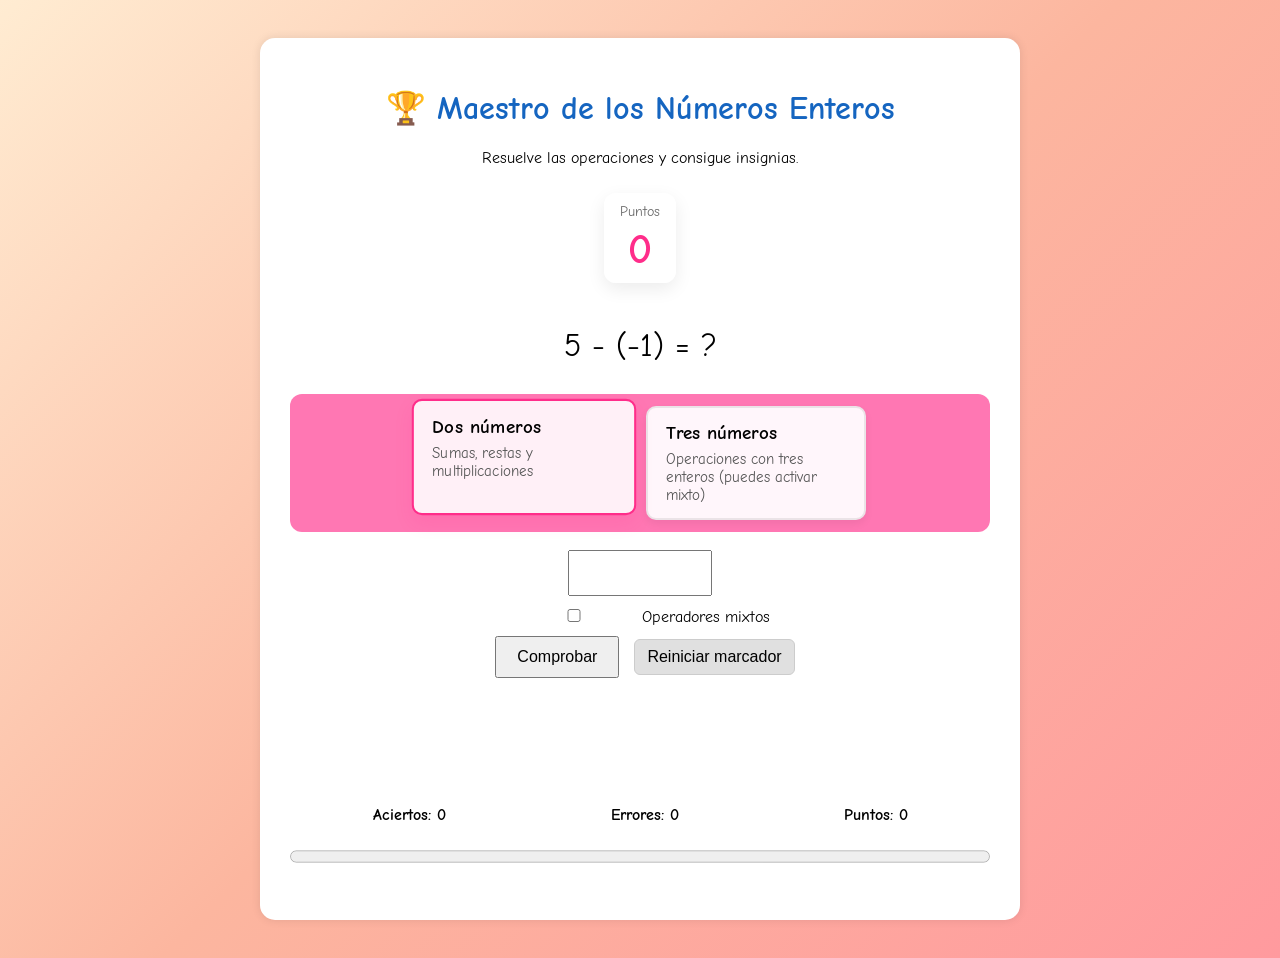
<file: index.html>
<!DOCTYPE html>
<html lang="es">
<head>
<meta charset="UTF-8">
<meta name="viewport" content="width=device-width, initial-scale=1.0">
<title>Maestro de los Números Enteros</title>
<link href="https://fonts.googleapis.com/css2?family=Comic+Neue:wght@400;700&display=swap" rel="stylesheet">
<link rel="stylesheet" href="style.css">
</head>

<body>

<div class="contenedor">

<h1>🏆 Maestro de los Números Enteros</h1>

<p>Resuelve las operaciones y consigue insignias.</p>

<div id="marcador-grande" role="status" aria-live="polite">
	<div class="label">Puntos</div>
	<div id="puntos-grande">0</div>
</div>

<div id="ejercicio"></div>

<div class="panel-actividades" aria-label="Selecciona actividad">
	<div class="actividad-box selected" data-modo="dos" id="actividad-dos" tabindex="0" role="button" aria-pressed="true">
		<h3>Dos números</h3>
		<p>Sumas, restas y multiplicaciones</p>
	</div>
	<div class="actividad-box" data-modo="tres" id="actividad-tres" tabindex="0" role="button" aria-pressed="false">
		<h3>Tres números</h3>
		<p>Operaciones con tres enteros (puedes activar mixto)</p>
	</div>
</div>

<input type="number" id="respuesta">

<div class="opciones">
	<label><input type="checkbox" id="mixto"> Operadores mixtos</label>
</div>

<button onclick="comprobar()">
Comprobar
</button>

<button id="reset" type="button">Reiniciar marcador</button>

<div id="resultado"></div>

<div id="aplausos" aria-hidden="true"></div>

<div class="marcador">
<div>Aciertos: <span id="aciertos">0</span></div>
<div>Errores: <span id="errores">0</span></div>
<div>Puntos: <span id="puntos">0</span></div>
</div>

<progress id="barra" value="0" max="30"></progress>

<div id="insignia"></div>

</div>

<script src="script.js"></script>
</body>
</html>
</file>
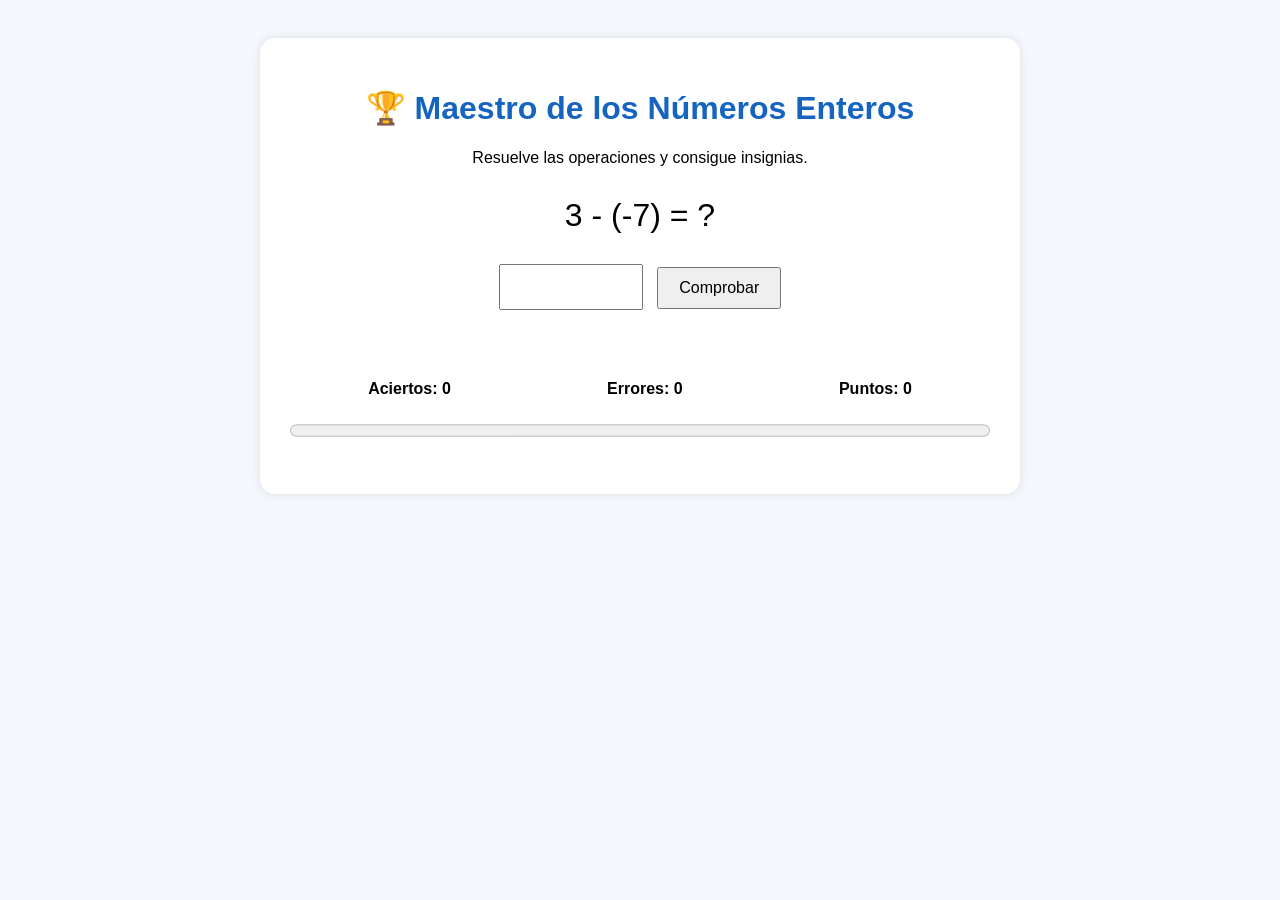
<file: pagina.html>
<!DOCTYPE html>
<html lang="es">
<head>
<meta charset="UTF-8">
<meta name="viewport" content="width=device-width, initial-scale=1.0">
<title>Maestro de los Números Enteros</title>

<style>

body{
    font-family: Arial, sans-serif;
    background:#f4f7fb;
    text-align:center;
    padding:30px;
}

h1{
    color:#1565c0;
}

.contenedor{
    max-width:700px;
    margin:auto;
    background:white;
    padding:30px;
    border-radius:15px;
    box-shadow:0 0 10px rgba(0,0,0,0.1);
}

#ejercicio{
    font-size:2rem;
    margin:30px;
}

input{
    font-size:1.2rem;
    padding:10px;
    width:120px;
    text-align:center;
}

button{
    padding:10px 20px;
    font-size:1rem;
    margin-left:10px;
    cursor:pointer;
}

#resultado{
    font-size:1.2rem;
    margin-top:20px;
    min-height:30px;
}

.marcador{
    display:flex;
    justify-content:space-around;
    margin-top:20px;
    font-weight:bold;
}

progress{
    width:100%;
    height:25px;
    margin-top:20px;
}

#insignia{
    font-size:1.4rem;
    margin-top:20px;
    color:green;
}

</style>
</head>

<body>

<div class="contenedor">

<h1>🏆 Maestro de los Números Enteros</h1>

<p>Resuelve las operaciones y consigue insignias.</p>

<div id="ejercicio"></div>

<input type="number" id="respuesta">

<button onclick="comprobar()">
Comprobar
</button>

<div id="resultado"></div>

<div class="marcador">
<div>Aciertos: <span id="aciertos">0</span></div>
<div>Errores: <span id="errores">0</span></div>
<div>Puntos: <span id="puntos">0</span></div>
</div>

<progress id="barra" value="0" max="30"></progress>

<div id="insignia"></div>

</div>

<script>

let solucion;
let puntos = 0;
let aciertos = 0;
let errores = 0;

function numeroAleatorio(){
    return Math.floor(Math.random()*21)-10;
}

function generarEjercicio(){

    let a = numeroAleatorio();
    let b = numeroAleatorio();

    const tipo = Math.floor(Math.random()*3);

    if(tipo===0){
        solucion = a + b;
        document.getElementById("ejercicio").innerHTML =
        `${a} + (${b}) = ?`;
    }

    else if(tipo===1){
        solucion = a - b;
        document.getElementById("ejercicio").innerHTML =
        `${a} - (${b}) = ?`;
    }

    else{
        a = Math.floor(Math.random()*11)-5;
        b = Math.floor(Math.random()*11)-5;

        solucion = a*b;

        document.getElementById("ejercicio").innerHTML =
        `(${a}) × (${b}) = ?`;
    }
}

function comprobar(){

    let respuesta =
    Number(document.getElementById("respuesta").value);

    let resultado =
    document.getElementById("resultado");

    if(respuesta===solucion){

        aciertos++;
        puntos+=2;

        resultado.innerHTML =
        "✅ ¡Correcto!";

    }else{

        errores++;

        resultado.innerHTML =
        `❌ Incorrecto. La respuesta era ${solucion}`;

    }

    document.getElementById("aciertos").textContent =
    aciertos;

    document.getElementById("errores").textContent =
    errores;

    document.getElementById("puntos").textContent =
    puntos;

    document.getElementById("barra").value =
    Math.min(puntos,30);

    mostrarInsignia();

    document.getElementById("respuesta").value="";

    generarEjercicio();
}

function mostrarInsignia(){

    let texto="";

    if(puntos>=30){

        texto="👑 Maestro de los Enteros";

    }else if(puntos>=20){

        texto="🥇 Experto en Enteros";

    }else if(puntos>=10){

        texto="⭐ Explorador Matemático";

    }

    document.getElementById("insignia").innerHTML =
    texto;
}

generarEjercicio();

</script>

</body>
</html>
</file>
<file: style.css>
body{
    font-family: 'Comic Neue', "Comic Sans MS", "Comic Sans", ComicSans, cursive;
    background: linear-gradient(135deg, #ffecd2 0%, #fcb69f 50%, #ff9a9e 100%);
    text-align:center;
    padding:30px;
}

h1{
    color:#1565c0;
}

.contenedor{
    max-width:700px;
    margin:auto;
    background:white;
    padding:30px;
    border-radius:15px;
    box-shadow:0 0 10px rgba(0,0,0,0.1);
}

#ejercicio{
    font-size:2rem;
    margin:30px;
}

input{
    font-size:1.2rem;
    padding:10px;
    width:120px;
    text-align:center;
}

button{
    padding:10px 20px;
    font-size:1rem;
    margin-left:10px;
    cursor:pointer;
}

#resultado{
    font-size:1.2rem;
    margin-top:20px;
    min-height:30px;
}

@keyframes parpadeo {
    0%, 100% { opacity: 1; }
    50% { opacity: 0; }
}

.correcto {
    font-size:2.5rem;
    color:#1b5e20;
    animation: parpadeo 0.8s linear infinite;
}

.marcador{
    display:flex;
    justify-content:space-around;
    margin-top:20px;
    font-weight:bold;
}

progress{
    width:100%;
    height:25px;
    margin-top:20px;
}

#insignia{
    font-size:1.4rem;
    margin-top:20px;
    color:green;
}

.actividad{
    margin:10px 0;
}

.actividad label{
    margin-right:8px;
    font-weight:bold;
}

.actividad select{
    padding:8px;
    font-size:1rem;
}

.opciones{
    margin:10px 0;
}

.opciones label{
    font-size:1rem;
}

#reset{
    margin-left:10px;
    padding:8px 12px;
    background:#e0e0e0;
    border:1px solid #ccc;
    border-radius:6px;
    cursor:pointer;
}

#reset:hover{
    background:#d5d5d5;
}

/* Panel de actividades rosa chicle */
.panel-actividades{
    background: #ff77b3; /* rosa chicle */
    padding: 12px;
    border-radius: 12px;
    display: flex;
    gap: 12px;
    justify-content: center;
    align-items: stretch;
    margin: 12px 0 18px 0;
}

.actividad-box{
    background: #fff6fb;
    border: 2px solid rgba(0,0,0,0.08);
    border-radius: 10px;
    padding: 14px 18px;
    width: 180px;
    cursor: pointer;
    box-shadow: 0 4px 8px rgba(0,0,0,0.06);
    transition: transform 150ms ease, box-shadow 150ms ease, border-color 150ms ease;
    text-align: left;
}

.actividad-box h3{
    margin: 0 0 6px 0;
}

.actividad-box p{
    margin: 0;
    font-size: 0.95rem;
    color: #555;
}

.actividad-box:hover{
    transform: translateY(-4px);
}

.actividad-box.selected{
    border-color: #ff2d8a;
    box-shadow: 0 8px 18px rgba(255,45,138,0.12);
    background: #fff0f7;
    transform: translateY(-6px) scale(1.02);
}

/* Focus keyboard */
.actividad-box:focus{
    outline: 3px solid rgba(255,255,255,0.5);
}

/* Marcador grande */
#marcador-grande{
    background: rgba(255,255,255,0.9);
    border-radius: 12px;
    padding: 10px 16px;
    display: inline-block;
    margin: 10px 0 14px 0;
    box-shadow: 0 6px 18px rgba(0,0,0,0.08);
}

#marcador-grande .label{
    font-size:0.9rem;
    color:#666;
}

#puntos-grande{
    font-size:2.6rem;
    font-weight:700;
    color:#ff2d8a;
    margin-top:6px;
}

/* Aplausos */
#aplausos{
    position: relative;
    height: 48px;
    margin-top: 10px;
}

.aplausos-emoji{
    font-size: 28px;
    opacity: 0;
    position: absolute;
    left: 50%;
    transform: translateX(-50%) translateY(0) scale(0.9);
}

.aplausos-emoji.show{
    animation: aplaudir 900ms ease-out forwards;
}

@keyframes aplaudir{
    0% { opacity: 0; transform: translateX(-50%) translateY(10px) scale(0.8); }
    40% { opacity: 1; transform: translateX(-50%) translateY(-8px) scale(1.12); }
    100% { opacity: 0; transform: translateX(-50%) translateY(-40px) scale(0.9); }
}
</file>
